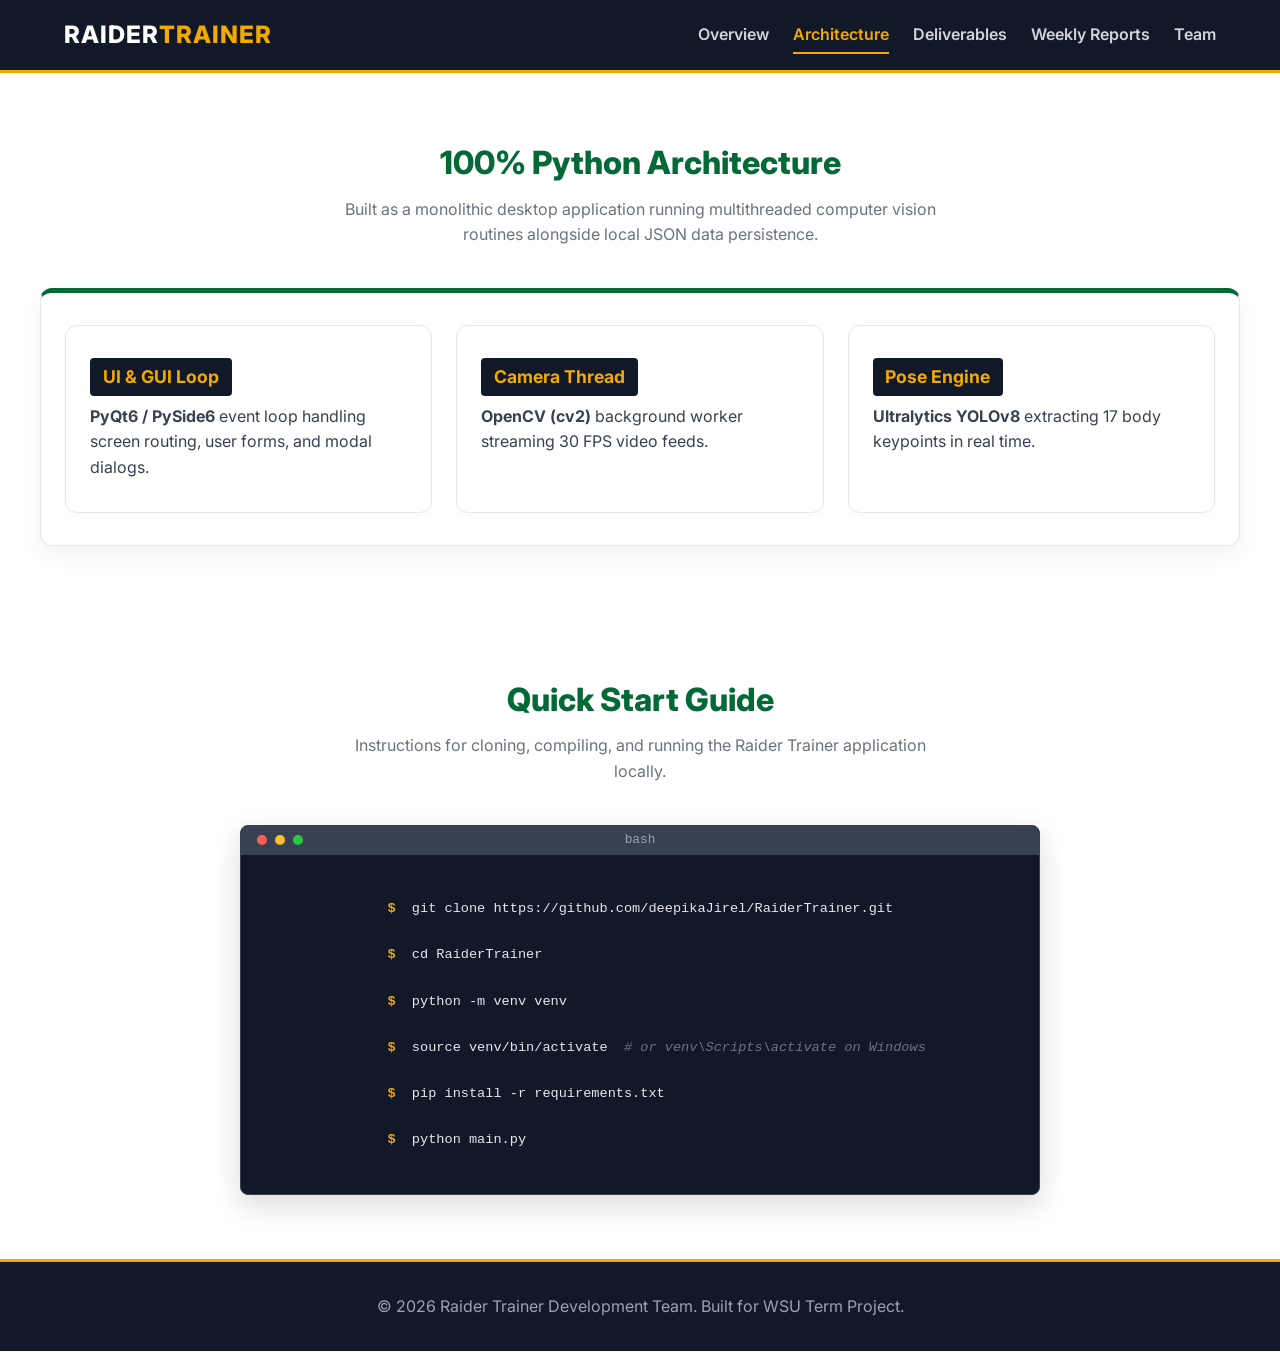
<file: architecture.html>
<!DOCTYPE html>
<html lang="en">
<head>
    <meta charset="UTF-8">
    <meta name="viewport" content="width=device-width, initial-scale=1.0">
    <title>Raider Trainer | Architecture</title>
    <link rel="stylesheet" href="styles.css">
    <link rel="preconnect" href="https://fonts.googleapis.com">
    <link rel="preconnect" href="https://fonts.gstatic.com" crossorigin>
    <link href="https://fonts.googleapis.com/css2?family=Inter:wght@300;400;600;700;800&display=swap" rel="stylesheet">
</head>
<body>
    <header class="navbar">
        <div class="nav-container">
            <a href="index.html" class="logo">Raider<span>Trainer</span></a>
            <button class="nav-toggle" id="navToggle">&#9776;</button>
            <nav class="nav-menu" id="navMenu">
                <ul>
                    <li><a href="index.html">Overview</a></li>
                    <li><a href="architecture.html" class="active">Architecture</a></li>
                    <li><a href="deliverables.html">Deliverables</a></li>
                    <li><a href="reports.html">Weekly Reports</a></li>
                    <li><a href="team.html">Team</a></li>
                </ul>
            </nav>
        </div>
    </header>

    <section class="section container">
        <h2 class="section-title">100% Python Architecture</h2>
        <p class="section-subtitle">Built as a monolithic desktop application running multithreaded computer vision routines alongside local JSON data persistence.</p>

        <div class="arch-box">
            <div class="arch-tech-grid">
                <div class="tech-item">
                    <h4>UI & GUI Loop</h4>
                    <p><strong>PyQt6 / PySide6</strong> event loop handling screen routing, user forms, and modal dialogs.</p>
                </div>
                <div class="tech-item">
                    <h4>Camera Thread</h4>
                    <p><strong>OpenCV (cv2)</strong> background worker streaming 30 FPS video feeds.</p>
                </div>
                <div class="tech-item">
                    <h4>Pose Engine</h4>
                    <p><strong>Ultralytics YOLOv8</strong> extracting 17 body keypoints in real time.</p>
                </div>
            </div>
        </div>
    </section>

    <!-- Quick Start / Terminal Block -->
    <section class="section container">
        <h2 class="section-title">Quick Start Guide</h2>
        <p class="section-subtitle">Instructions for cloning, compiling, and running the Raider Trainer application locally.</p>
        
        <div class="terminal-window">
            <div class="terminal-header">
                <span class="dot red"></span>
                <span class="dot yellow"></span>
                <span class="dot green"></span>
                <span class="terminal-title">bash</span>
            </div>
            <div class="terminal-body">
                <code><span class="prompt">$</span> git clone https://github.com/deepikaJirel/RaiderTrainer.git</code><br>
                <code><span class="prompt">$</span> cd RaiderTrainer</code><br>
                <code><span class="prompt">$</span> python -m venv venv</code><br>
                <code><span class="prompt">$</span> source venv/bin/activate  <span class="comment"># or venv\Scripts\activate on Windows</span></code><br>
                <code><span class="prompt">$</span> pip install -r requirements.txt</code><br>
                <code><span class="prompt">$</span> python main.py</code>
            </div>
        </div>
    </section>
    
    <footer>
        <div class="container footer-content">
            <p>&copy; 2026 Raider Trainer Development Team. Built for WSU Term Project.</p>
        </div>
    </footer>
    <script src="script.js"></script>
</body>
</html>
</file>
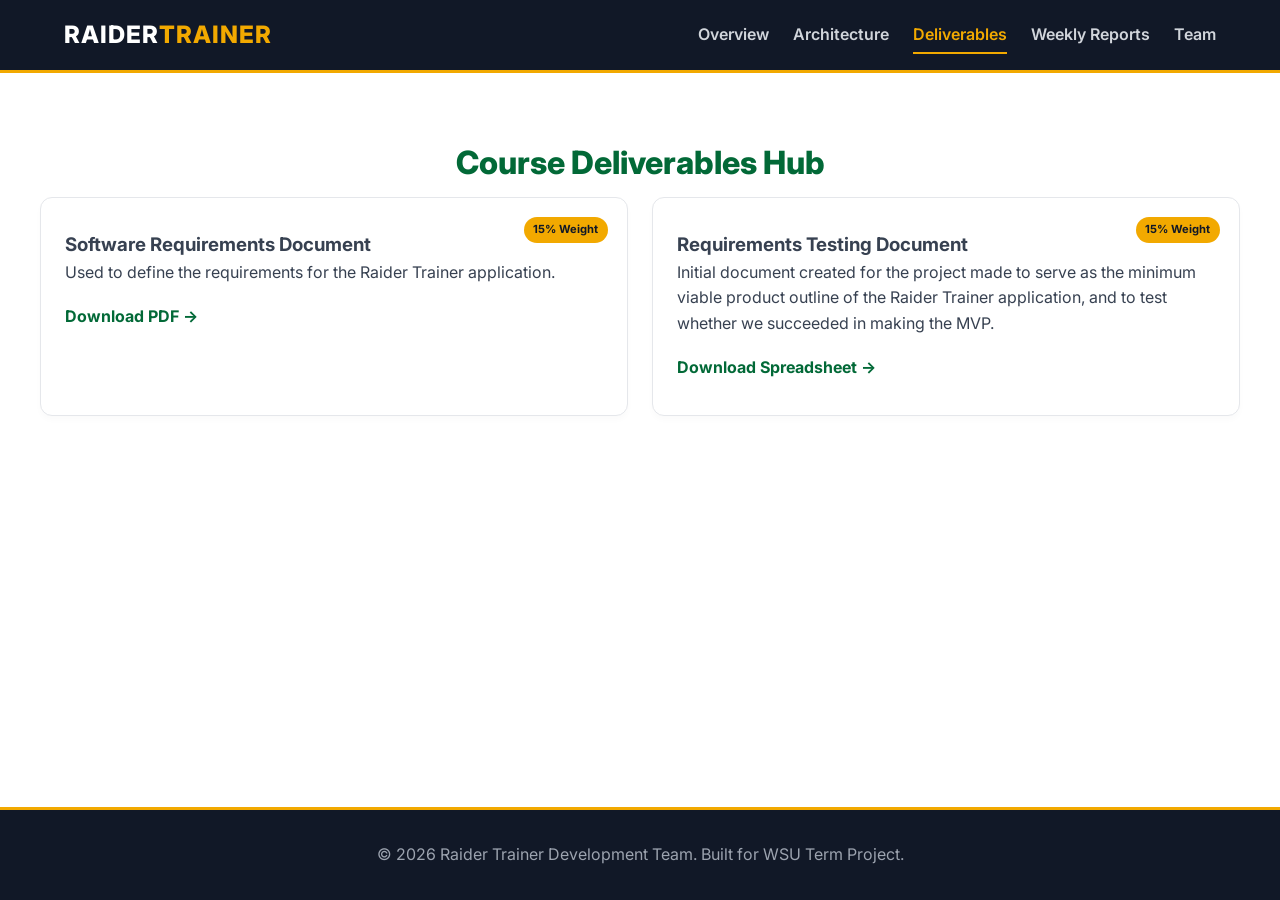
<file: deliverables.html>
<!DOCTYPE html>
<html lang="en">
<head>
    <meta charset="UTF-8">
    <meta name="viewport" content="width=device-width, initial-scale=1.0">
    <title>Raider Trainer | Deliverables</title>
    <link rel="stylesheet" href="styles.css">
    <link rel="preconnect" href="https://fonts.googleapis.com">
    <link rel="preconnect" href="https://fonts.gstatic.com" crossorigin>
    <link href="https://fonts.googleapis.com/css2?family=Inter:wght@300;400;600;700;800&display=swap" rel="stylesheet">
</head>
<body>
    <header class="navbar">
        <div class="nav-container">
            <a href="index.html" class="logo">Raider<span>Trainer</span></a>
            <button class="nav-toggle" id="navToggle">&#9776;</button>
            <nav class="nav-menu" id="navMenu">
                <ul>
                    <li><a href="index.html">Overview</a></li>
                    <li><a href="architecture.html">Architecture</a></li>
                    <li><a href="deliverables.html" class="active">Deliverables</a></li>
                    <li><a href="reports.html">Weekly Reports</a></li>
                    <li><a href="team.html">Team</a></li>
                </ul>
            </nav>
        </div>
    </header>

    <section class="section container">
        <h2 class="section-title">Course Deliverables Hub</h2>
        <div class="deliverables-grid">
            <div class="deliverable-card">
                <span class="weight-tag">15% Weight</span>
                <h3>Software Requirements Document</h3>
                <p>Used to define the requirements for the Raider Trainer application.</p>
                <a href="documents/SRS.pdf" class="doc-link">Download PDF &rarr;</a>
            </div>
            <div class="deliverable-card">
                <span class="weight-tag">15% Weight</span>
                <h3>Requirements Testing Document</h3>
                <p>Initial document created for the project made to serve as the minimum viable product outline of the Raider Trainer application, and to test whether we succeeded in making the MVP.</p>
                <a href="documents/requirements_test.xlsx" class="doc-link">Download Spreadsheet &rarr;</a>
            </div>
        </div>
    </section>
    
    <footer>
        <div class="container footer-content">
            <p>&copy; 2026 Raider Trainer Development Team. Built for WSU Term Project.</p>
        </div>
    </footer>
    <script src="script.js"></script>
</body>
</html>
</file>
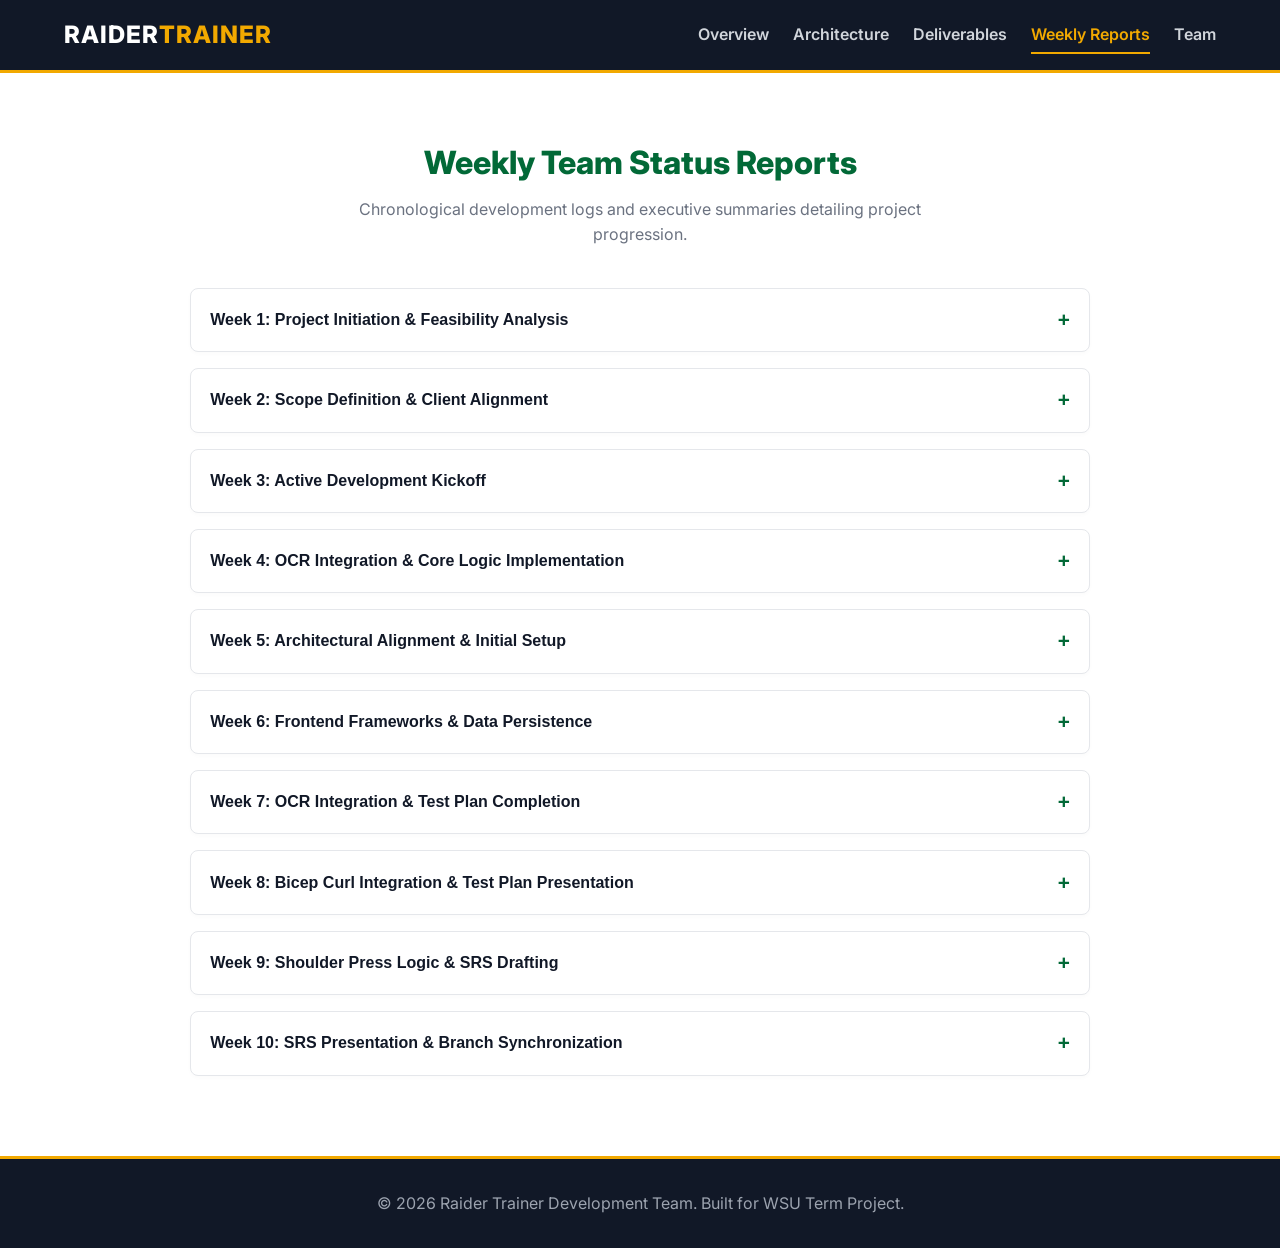
<file: reports.html>
<!DOCTYPE html>
<html lang="en">
<head>
    <meta charset="UTF-8">
    <meta name="viewport" content="width=device-width, initial-scale=1.0">
    <title>Raider Trainer | Weekly Reports</title>
    <link rel="stylesheet" href="styles.css">
    <link rel="preconnect" href="https://fonts.googleapis.com">
    <link rel="preconnect" href="https://fonts.gstatic.com" crossorigin>
    <link href="https://fonts.googleapis.com/css2?family=Inter:wght@300;400;600;700;800&display=swap" rel="stylesheet">
</head>
<body>
    <header class="navbar">
        <div class="nav-container">
            <a href="index.html" class="logo">Raider<span>Trainer</span></a>
            <button class="nav-toggle" id="navToggle">&#9776;</button>
            <nav class="nav-menu" id="navMenu">
                <ul>
                    <li><a href="index.html">Overview</a></li>
                    <li><a href="architecture.html">Architecture</a></li>
                    <li><a href="deliverables.html">Deliverables</a></li>
                    <li><a href="reports.html" class="active">Weekly Reports</a></li>
                    <li><a href="team.html">Team</a></li>
                </ul>
            </nav>
        </div>
    </header>

    <section class="section container">
        <h2 class="section-title">Weekly Team Status Reports</h2>
        <p class="section-subtitle">Chronological development logs and executive summaries detailing project progression.</p>

        <div class="accordion">
            <!-- Week 1 -->
            <div class="accordion-item">
                <button class="accordion-header">
                    <span>Week 1: Project Initiation & Feasibility Analysis</span>
                    <span class="icon">+</span>
                </button>
                <div class="accordion-content">
                    <p><strong>Executive Summary:</strong></p>
                    <ul>
                        <li>Conducted initial team assembly to establish internal communication protocols and collaborative workflows.</li>
                        <li>Performed preliminary technical research on the Python programming language to evaluate its feasibility and library support for the application's core computer vision requirements.</li>
                    </ul>
                </div>
            </div>

            <!-- Week 2 -->
            <div class="accordion-item">
                <button class="accordion-header">
                    <span>Week 2: Scope Definition & Client Alignment</span>
                    <span class="icon">+</span>
                </button>
                <div class="accordion-content">
                    <p><strong>Executive Summary (Meetings on 9/9, 9/10, 9/13):</strong></p>
                    <ul>
                        <li><strong>Role Delegation:</strong> Formally assigned domain responsibilities: Dipika Jirel (Frontend GUI), Prince Patel (Backend & Computer Vision), and Daniel Blair (Project Documentation & Web Architecture).</li>
                        <li><strong>MVP Delineation:</strong> Finalized the Software Requirements Specification, explicitly designating Requirements 1.x through 7.x as the Minimum Viable Product (MVP), while categorizing 8.x and beyond as secondary objectives.</li>
                        <li><strong>Technical Decisions:</strong> Adopted Optical Character Recognition (OCR) for dumbbell weight identification. Established a robust error-handling protocol where the system will prompt manual user entry following three consecutive OCR failures.</li>
                        <li><strong>Client Coordination:</strong> Conducted a formal requirement review session with the client (Professor Sean) following the September 10th lecture to validate project scope and deliverables.</li>
                    </ul>
                </div>
            </div>

            <!-- Week 3 -->
            <div class="accordion-item">
                <button class="accordion-header">
                    <span>Week 3: Active Development Kickoff</span>
                    <span class="icon">+</span>
                </button>
                <div class="accordion-content">
                    <p><strong>Executive Summary (Meetings on 9/18, 9/20):</strong></p>
                    <ul>
                        <li><strong>Phase Transition:</strong> Successfully transitioned from the documentation phase into active coding and architectural development across all respective domains.</li>
                        <li><strong>Backend Operations:</strong> Initiated development of the OCR module for automated weight detection, tracking toward a Week 4 completion milestone.</li>
                        <li><strong>Web Architecture & Frontend:</strong> Commenced structural UI layout for the desktop application and established the repository framework for the project documentation website, targeting an October 1 deployment.</li>
                        <li><strong>Sprint Synchronization:</strong> Executed mid-week status checks to monitor individual progress, assess risk factors, and ensure alignment with impending preliminary deadlines.</li>
                    </ul>
                </div>
            </div>

            <!-- Week 4 -->
            <div class="accordion-item">
                <button class="accordion-header">
                    <span>Week 4: OCR Integration & Core Logic Implementation</span>
                    <span class="icon">+</span>
                </button>
                <div class="accordion-content">
                    <p><strong>Executive Summary:</strong></p>
                    <ul>
                        <li><strong>Backend Milestone:</strong> Successfully implemented and finalized the OCR weight recognition system. Established the fundamental algorithmic logic for tracking workout metrics, including repetitions and sets.</li>
                        <li><strong>Frontend & Website Completion:</strong> Daniel Blair successfully finished the team website and the front end of the desktop application, establishing the PyQt6 user interfaces, window routing, and local data persistence workflows.</li>
                         <li><strong>Second Version of Raider Trainer Front End GUI</strong> Dipika Jirel finished a second version of the front end GUI of the Raider Trainer desktop application. The two versions developed by Daniel and Dipika will be compared and it will be decided which one to use.</li>
                    </ul>
                </div>
            </div>

            <!-- Week 5 -->
            <div class="accordion-item">
                <button class="accordion-header">
                    <span>Week 5: Architectural Alignment & Initial Setup</span>
                    <span class="icon">+</span>
                </button>
                <div class="accordion-content">
                    <p><strong>Executive Summary (September 21 – September 27, 2026):</strong></p>
                    <ul>
                        <li><strong>Daniel Blair:</strong> Organized team meetings, recorded meeting notes, submitted team project weekly report, and tested new changes to the project. Updated and fixed bugs on team website.</li>
                        <li><strong>Team Focus:</strong> Active transition and architectural alignment between front-end interface components and upcoming backend integrations.</li>
                    </ul>
                </div>
            </div>

            <!-- Week 6 -->
            <div class="accordion-item">
                <button class="accordion-header">
                    <span>Week 6: Frontend Frameworks & Data Persistence</span>
                    <span class="icon">+</span>
                </button>
                <div class="accordion-content">
                    <p><strong>Executive Summary (September 28 – October 4, 2026):</strong></p>
                    <ul>
                        <li><strong>Daniel Blair:</strong> Organized team meetings, recorded meeting notes, submitted team project weekly report, tested new changes to the project, and worked on the requirements testing document.</li>
                        <li><strong>Dipika Jirel:</strong> Added the initial RaiderTrainer frontend implementation on September 29, 2026.</li>
                        <li><strong>Prince Patel:</strong> Added <code>user.json</code> to store user data and updated <code>frontend.py</code> to align with the data schema on October 1, 2026. Implemented and uploaded pose tracking for bicep curls and OCR functionality, complete with a README file on October 1, 2026.</li>
                    </ul>
                </div>
            </div>

            <!-- Week 7 -->
            <div class="accordion-item">
                <button class="accordion-header">
                    <span>Week 7: OCR Integration & Test Plan Completion</span>
                    <span class="icon">+</span>
                </button>
                <div class="accordion-content">
                    <p><strong>Executive Summary (October 5 – October 11, 2026):</strong></p>
                    <ul>
                        <li><strong>Daniel Blair:</strong> Organized team meetings, recorded meeting notes, submitted team project weekly report, tested new changes to the project, and completed the requirements testing document.</li>
                        <li><strong>Prince Patel:</strong> Modified the frontend interface with a working OCR system capable of detecting text from video feeds on October 11, 2026.</li>
                    </ul>
                </div>
            </div>

            <!-- Week 8 -->
            <div class="accordion-item">
                <button class="accordion-header">
                    <span>Week 8: Bicep Curl Integration & Test Plan Presentation</span>
                    <span class="icon">+</span>
                </button>
                <div class="accordion-content">
                    <p><strong>Executive Summary (October 12 – October 18, 2026):</strong></p>
                    <ul>
                        <li><strong>Daniel Blair:</strong> Organized team meetings, recorded meeting notes, submitted team project weekly report, and tested new changes to the project.</li>
                        <li><strong>Group Milestone:</strong> The group presented the requirements testing document.</li>
                        <li><strong>Prince Patel:</strong> Successfully integrated bicep curl tracking into the frontend and verified functionality on October 18, 2026. Performed asset cleanup by removing background elements from images and purging legacy files on October 18, 2026.</li>
                    </ul>
                </div>
            </div>

            <!-- Week 9 -->
            <div class="accordion-item">
                <button class="accordion-header">
                    <span>Week 9: Shoulder Press Logic & SRS Drafting</span>
                    <span class="icon">+</span>
                </button>
                <div class="accordion-content">
                    <p><strong>Executive Summary (October 19 – October 25, 2026):</strong></p>
                    <ul>
                        <li><strong>Daniel Blair:</strong> Organized team meetings, recorded meeting notes, submitted team project weekly report, tested new changes to the project, and primarily made and formatted the software requirements specification document.</li>
                        <li><strong>Dipika Jirel:</strong> Provided assistance with the software requirements specification document. Improved overall workout tracking capabilities and enhanced camera feed integration on October 23, 2026.</li>
                        <li><strong>Prince Patel:</strong> Implemented movement logic for shoulder presses on October 25, 2026. Added <code>exercise.json</code> to store workout data and refactored the frontend code to adjust to the new data structure on October 25, 2026.</li>
                    </ul>
                </div>
            </div>

            <!-- Week 10 -->
            <div class="accordion-item">
                <button class="accordion-header">
                    <span>Week 10: SRS Presentation & Branch Synchronization</span>
                    <span class="icon">+</span>
                </button>
                <div class="accordion-content">
                    <p><strong>Executive Summary (October 26 – November 1, 2026):</strong></p>
                    <ul>
                        <li><strong>Daniel Blair:</strong> Organized team meetings, recorded meeting notes, submitted team project weekly report, and tested new changes to the project.</li>
                        <li><strong>Group Milestone:</strong> The group presented the SRS document.</li>
                        <li><strong>Dipika Jirel & Prince Patel:</strong> Managed codebases and branch synchronization, completing pull requests and merging the <code>dipika-frontend</code> branch into <code>dipika-ui-polish</code> on October 30, 2026.</li>
                    </ul>
                </div>
            </div>
            

        </div>
    </section>
    
    <footer>
        <div class="container footer-content">
            <p>&copy; 2026 Raider Trainer Development Team. Built for WSU Term Project.</p>
        </div>
    </footer>
    <script src="script.js"></script>
</body>
</html>
</file>
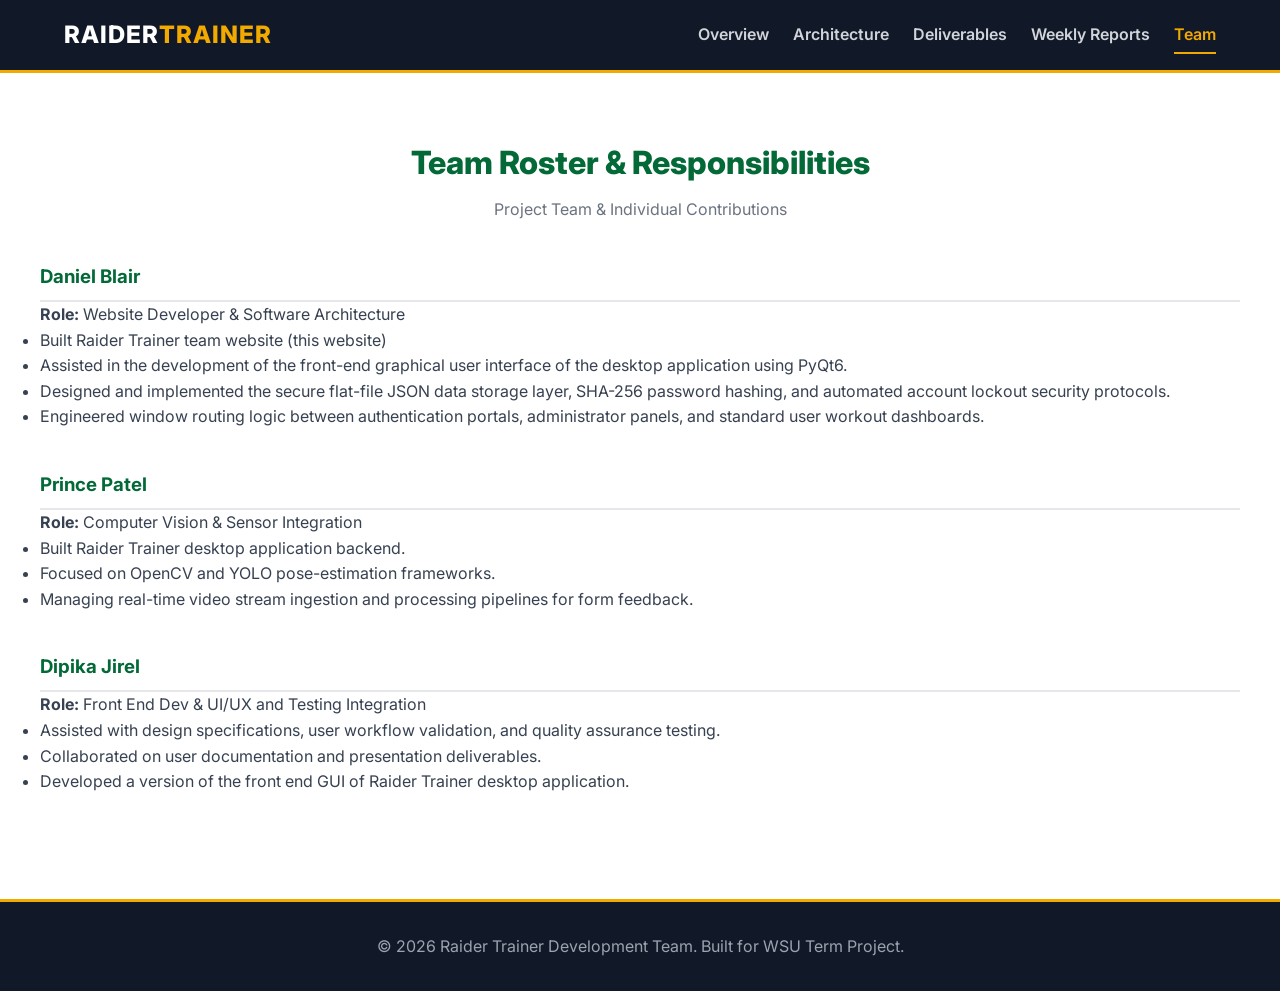
<file: team.html>
<!DOCTYPE html>
<html lang="en">
<head>
    <meta charset="UTF-8">
    <meta name="viewport" content="width=device-width, initial-scale=1.0">
    <title>Raider Trainer | Team</title>
    <link rel="stylesheet" href="styles.css">
    <link rel="preconnect" href="https://fonts.googleapis.com">
    <link rel="preconnect" href="https://fonts.gstatic.com" crossorigin>
    <link href="https://fonts.googleapis.com/css2?family=Inter:wght@300;400;600;700;800&display=swap" rel="stylesheet">
</head>
<body>
    <header class="navbar">
        <div class="nav-container">
            <a href="index.html" class="logo">Raider<span>Trainer</span></a>
            <button class="nav-toggle" id="navToggle">&#9776;</button>
            <nav class="nav-menu" id="navMenu">
                <ul>
                    <li><a href="index.html">Overview</a></li>
                    <li><a href="architecture.html">Architecture</a></li>
                    <li><a href="deliverables.html">Deliverables</a></li>
                    <li><a href="reports.html">Weekly Reports</a></li>
                    <li><a href="team.html" class="active">Team</a></li>
                </ul>
            </nav>
        </div>
    </header>

    <section class="section container">
        <h2 class="section-title">Team Roster & Responsibilities</h2>
        <p class="section-subtitle">Project Team & Individual Contributions</p>

        <div style="margin-bottom: 2.5rem; margin-top: 2rem;">
            <h3 style="color: #026937; border-bottom: 2px solid #e5e7eb; padding-bottom: 0.5rem;">Daniel Blair</h3>
            <p><strong>Role:</strong> Website Developer & Software Architecture</p>
            <ul>
                <li>Built Raider Trainer team website (this website)</li>
                <li>Assisted in the development of the front-end graphical user interface of the desktop application using PyQt6.</li>
                <li>Designed and implemented the secure flat-file JSON data storage layer, SHA-256 password hashing, and automated account lockout security protocols.</li>
                <li>Engineered window routing logic between authentication portals, administrator panels, and standard user workout dashboards.</li>
            </ul>
        </div>

        <div style="margin-bottom: 2.5rem;">
            <h3 style="color: #026937; border-bottom: 2px solid #e5e7eb; padding-bottom: 0.5rem;">Prince Patel</h3>
            <p><strong>Role:</strong> Computer Vision & Sensor Integration</p>
            <ul>
                <li>Built Raider Trainer desktop application backend.</li>
                <li>Focused on OpenCV and YOLO pose-estimation frameworks.</li>
                <li>Managing real-time video stream ingestion and processing pipelines for form feedback.</li>
            </ul>
        </div>

        <div style="margin-bottom: 2.5rem;">
            <h3 style="color: #026937; border-bottom: 2px solid #e5e7eb; padding-bottom: 0.5rem;">Dipika Jirel</h3>
            <p><strong>Role:</strong> Front End Dev & UI/UX and Testing Integration</p>
            <ul>
                <li>Assisted with design specifications, user workflow validation, and quality assurance testing.</li>
                <li>Collaborated on user documentation and presentation deliverables.</li>
                <li>Developed a version of the front end GUI of Raider Trainer desktop application.</li>
            </ul>
        </div>
    </section>
    
    <footer>
        <div class="container footer-content">
            <p>&copy; 2026 Raider Trainer Development Team. Built for WSU Term Project.</p>
        </div>
    </footer>
    <script src="script.js"></script>
</body>
</html>
</file>
<file: styles.css>
/* WSU Theme Variables */
:root {
    --wsu-green: #026937;
    --wsu-green-dark: #014d28;
    --wsu-gold: #F2A900;
    --wsu-gold-light: #ffc436;
    
    --dark-color: #1a1c20;
    --darker-color: #111827;
    --light-bg: #f3f4f6;
    --white: #ffffff;
    --text-color: #374151;
    --border-color: #e5e7eb;
    
    --font-family: 'Inter', -apple-system, BlinkMacSystemFont, sans-serif;
    --transition: all 0.3s ease;
}

* { margin: 0; padding: 0; box-sizing: border-box; }

body {
    font-family: var(--font-family);
    line-height: 1.6;
    color: var(--text-color);
    background-color: var(--white);
    min-height: 100vh;
    display: flex;
    flex-direction: column;
    overflow-x: hidden; /* Prevents global horizontal side-scrolling */
}

.container { 
    max-width: 1200px; 
    margin: 0 auto; 
    padding: 0 1.5rem; 
    flex-grow: 1; 
    width: 100%;
}

/* Navigation */
.navbar { background-color: var(--darker-color); position: sticky; top: 0; z-index: 1000; border-bottom: 3px solid var(--wsu-gold); width: 100%; }
.nav-container { display: flex; justify-content: space-between; align-items: center; padding: 1rem 1.5rem; max-width: 1200px; margin: 0 auto; width: 100%; }
.logo { font-size: 1.5rem; font-weight: 800; color: var(--white); text-decoration: none; text-transform: uppercase; letter-spacing: 1px;}
.logo span { color: var(--wsu-gold); }

.nav-menu ul { display: flex; list-style: none; gap: 1.5rem; }
.nav-menu a { color: #d1d5db; text-decoration: none; font-weight: 600; transition: var(--transition); padding: 0.5rem 0;}
.nav-menu a:hover, .nav-menu a.active { color: var(--wsu-gold); border-bottom: 2px solid var(--wsu-gold); }
.nav-toggle { display: none; background: none; border: none; color: white; font-size: 1.5rem; cursor: pointer; }

/* Hero Section */
.hero { background: linear-gradient(135deg, var(--darker-color), var(--wsu-green-dark)); color: white; padding: 5rem 1rem; text-align: center; border-bottom: 5px solid var(--wsu-gold); }
.badge { 
    background: rgba(242, 169, 0, 0.2); 
    color: var(--wsu-gold); 
    padding: 0.6rem 1rem; 
    border-radius: 20px; 
    font-weight: 700; 
    text-transform: uppercase; 
    font-size: 0.75rem; 
    letter-spacing: 0.5px; 
    border: 1px solid var(--wsu-gold);
    display: inline-block;
    max-width: 100%;
    white-space: normal; /* Allows badge text to wrap cleanly on phones without overflowing */
    line-height: 1.4;
}
.hero h1 { font-size: 2.5rem; margin: 1.2rem 0 1rem 0; font-weight: 800; line-height: 1.2; }
.hero p { font-size: 1.1rem; color: #e5e7eb; max-width: 700px; margin: 0 auto 2rem auto; }

.hero-buttons { display: flex; justify-content: center; gap: 1rem; flex-wrap: wrap; }
.btn { padding: 0.8rem 1.8rem; border-radius: 6px; text-decoration: none; font-weight: 700; transition: var(--transition); display: inline-block; text-align: center; }
.btn-primary { background-color: var(--wsu-gold); color: var(--darker-color); }
.btn-primary:hover { background-color: var(--wsu-gold-light); transform: translateY(-2px); }
.btn-outline { border: 2px solid var(--wsu-gold); color: var(--wsu-gold); }
.btn-outline:hover { background-color: rgba(242, 169, 0, 0.1); transform: translateY(-2px); }

/* General Sections */
.section { padding: 4rem 0; }
.bg-alt { background-color: var(--light-bg); border-top: 1px solid var(--border-color); border-bottom: 1px solid var(--border-color); }
.section-title { font-size: 2rem; color: var(--wsu-green); text-align: center; margin-bottom: 0.5rem; font-weight: 800; }
.section-subtitle { text-align: center; color: #6b7280; max-width: 650px; margin: 0 auto 2.5rem auto; font-size: 1rem; padding: 0 1rem; }

/* Grid Layouts */
.card-grid, .arch-tech-grid, .deliverables-grid, .team-grid {
    display: grid;
    grid-template-columns: repeat(auto-fit, minmax(260px, 1fr));
    gap: 1.5rem;
}

.card, .tech-item, .deliverable-card, .team-card {
    background: var(--white);
    padding: 2rem 1.5rem;
    border-radius: 12px;
    border: 1px solid var(--border-color);
    box-shadow: 0 4px 6px rgba(0,0,0,0.02);
    transition: var(--transition);
}

.card:hover, .deliverable-card:hover, .team-card:hover {
    transform: translateY(-5px);
    box-shadow: 0 12px 20px rgba(0,0,0,0.08);
    border-color: var(--wsu-green);
}

.card-icon { font-size: 2.2rem; margin-bottom: 1rem; }
.card h3 { color: var(--darker-color); margin-bottom: 1rem; font-size: 1.2rem; }

/* Feature Split Cards (For GIFs) */
.feature-grid { display: flex; flex-direction: column; gap: 3rem; margin-top: 2rem; }
.feature-card { display: flex; align-items: center; gap: 2rem; background: var(--white); border-radius: 12px; border: 1px solid var(--border-color); overflow: hidden; box-shadow: 0 4px 15px rgba(0,0,0,0.05); }
.feature-card.reverse { flex-direction: row-reverse; }
.feature-media { flex: 1; background: var(--darker-color); display: flex; justify-content: center; padding: 1.5rem; width: 100%; }
.feature-media img { width: 100%; max-width: 260px; height: auto; border-radius: 8px; border: 3px solid #374151; }
.feature-text { flex: 1.2; padding: 2rem; }
.feature-text h3 { color: var(--wsu-green); font-size: 1.5rem; margin-bottom: 0.75rem; font-weight: 800; }
.feature-text p { font-size: 1rem; color: #4b5563; }

/* Architecture Box */
.arch-box { background: var(--white); padding: 2rem 1.5rem; border-radius: 12px; border: 1px solid var(--border-color); border-top: 5px solid var(--wsu-green); box-shadow: 0 10px 25px rgba(0,0,0,0.05); }
.tech-item h4 { color: var(--wsu-gold); margin-bottom: 0.5rem; font-size: 1.1rem; background: var(--darker-color); display: inline-block; padding: 0.3rem 0.8rem; border-radius: 4px; }

/* Team Cards */
.team-card { text-align: center; border-top: 4px solid var(--wsu-gold); }
.avatar { width: 80px; height: 80px; border-radius: 50%; background: var(--wsu-green); color: white; display: flex; align-items: center; justify-content: center; font-size: 1.6rem; font-weight: 800; margin: 0 auto 1.2rem auto; border: 4px solid var(--light-bg); box-shadow: 0 4px 10px rgba(0,0,0,0.1); }
.team-card h3 { font-size: 1.3rem; color: var(--darker-color); margin-bottom: 0.2rem; }
.role { color: var(--wsu-green); font-weight: 700; margin-bottom: 1rem; text-transform: uppercase; font-size: 0.8rem; letter-spacing: 1px; }

/* Deliverables */
.deliverable-card { position: relative; }
.weight-tag { position: absolute; top: 1.2rem; right: 1.2rem; background: var(--wsu-gold); color: var(--darker-color); font-size: 0.7rem; padding: 0.25rem 0.6rem; border-radius: 20px; font-weight: 700; }
.doc-link { display: inline-block; margin-top: 1.2rem; color: var(--wsu-green); font-weight: 700; text-decoration: none; border-bottom: 2px solid transparent; transition: var(--transition); }
.doc-link:hover { color: var(--wsu-green-dark); border-bottom-color: var(--wsu-green-dark); }

/* Accordion */
.accordion { max-width: 900px; margin: 0 auto; width: 100%; }
.accordion-item { border: 1px solid var(--border-color); margin-bottom: 1rem; border-radius: 8px; background: var(--white); box-shadow: 0 2px 4px rgba(0,0,0,0.02); overflow: hidden; }
.accordion-header { width: 100%; padding: 1.2rem; display: flex; justify-content: space-between; align-items: center; background: none; border: none; font-size: 1rem; font-weight: 700; cursor: pointer; color: var(--darker-color); transition: var(--transition); text-align: left; }
.accordion-header:hover { background-color: var(--light-bg); color: var(--wsu-green); }
.accordion-content { padding: 0 1.2rem; max-height: 0; overflow: hidden; transition: max-height 0.4s ease, padding 0.4s ease; background: #fafafa; }
.accordion-item.active .accordion-content { padding-bottom: 1.2rem; max-height: 600px; }
.accordion-item.active .icon { transform: rotate(45deg); color: var(--wsu-gold); }
.icon { font-size: 1.3rem; transition: transform 0.3s ease; color: var(--wsu-green); font-weight: bold; flex-shrink: 0; margin-left: 10px; }

/* Footer */
footer { background: var(--darker-color); color: #9ca3af; padding: 2rem 1rem; text-align: center; border-top: 3px solid var(--wsu-gold); width: 100%; }

/* =========================================
   Terminal Window (Architecture Page)
   ========================================= */
.terminal-window { 
    background: var(--darker-color); 
    border-radius: 8px; 
    max-width: 800px; 
    margin: 0 auto; 
    box-shadow: 0 10px 30px rgba(0,0,0,0.15); 
    overflow: hidden; 
    border: 1px solid #374151; 
    width: 100%;
}
.terminal-header { 
    background: #374151; 
    padding: 0.6rem 1rem; 
    display: flex; 
    align-items: center; 
    gap: 8px; 
    position: relative; 
}
.dot { width: 10px; height: 10px; border-radius: 50%; display: inline-block; }
.dot.red { background: #ff5f56; }
.dot.yellow { background: #ffbd2e; }
.dot.green { background: #27c93f; }
.terminal-title { 
    color: #9ca3af; 
    font-size: 0.8rem; 
    font-family: monospace; 
    position: absolute; 
    width: 100%; 
    text-align: center; 
    left: 0; 
    pointer-events: none; 
}
.terminal-body { 
    padding: 1.2rem 1rem; 
    font-family: 'Courier New', Courier, monospace; 
    color: #e5e7eb; 
    font-size: 0.85rem; 
    line-height: 1.7; 
    overflow-x: auto; /* Allows code lines to scroll horizontally inside terminal without breaking page */
    white-space: pre-wrap;
    word-break: break-all;
}
.prompt { color: var(--wsu-gold); margin-right: 8px; font-weight: bold; }
.comment { color: #6b7280; font-style: italic; }

/* =========================================
   Video Player Container (Index Page)
   ========================================= */
.video-container {
    max-width: 900px;
    margin: 0 auto;
    border-radius: 12px;
    overflow: hidden;
    box-shadow: 0 10px 30px rgba(0,0,0,0.1);
    border: 4px solid var(--darker-color);
    background: var(--darker-color);
    width: 100%;
}
.video-container video {
    width: 100%;
    display: block;
    border-radius: 8px;
}

/* =========================================
   Hardware Requirements Box (Index Page)
   ========================================= */
.hardware-box {
    max-width: 900px;
    margin: 0 auto;
    background: var(--white);
    padding: 1.5rem;
    border-radius: 8px;
    border-left: 5px solid var(--wsu-gold);
    box-shadow: 0 4px 6px rgba(0,0,0,0.02);
    width: 100%;
}
.hardware-box h3 {
    color: var(--darker-color);
    margin-bottom: 0.75rem;
    font-size: 1.2rem;
}
.hardware-list {
    list-style-type: disc;
    padding-left: 1.2rem;
    color: var(--text-color);
}
.hardware-list li {
    margin-bottom: 0.4rem;
    font-size: 0.95rem;
}

/* Mobile & Tablet Responsive Media Queries */
@media (max-width: 900px) {
    .feature-card { flex-direction: column; }
    .feature-card.reverse { flex-direction: column; }
    .feature-text { padding: 1.5rem; }
    .hero h1 { font-size: 2rem; }
    .hero { padding: 4rem 1rem; }
    .section { padding: 3rem 0; }
}

@media (max-width: 768px) {
    .nav-toggle { display: block; }
    .nav-menu { display: none; width: 100%; position: absolute; top: 100%; left: 0; background: var(--darker-color); padding: 1rem; border-bottom: 3px solid var(--wsu-gold); }
    .nav-menu.active { display: block; }
    .nav-menu ul { flex-direction: column; gap: 0; }
    .nav-menu a { display: block; padding: 0.8rem 1rem; border-bottom: 1px solid #374151; }
    .nav-menu a:hover, .nav-menu a.active { border-bottom: 1px solid var(--wsu-gold); }
    
    .hero-buttons { flex-direction: column; width: 100%; padding: 0 1rem; }
    .btn { width: 100%; }
}
</file>
